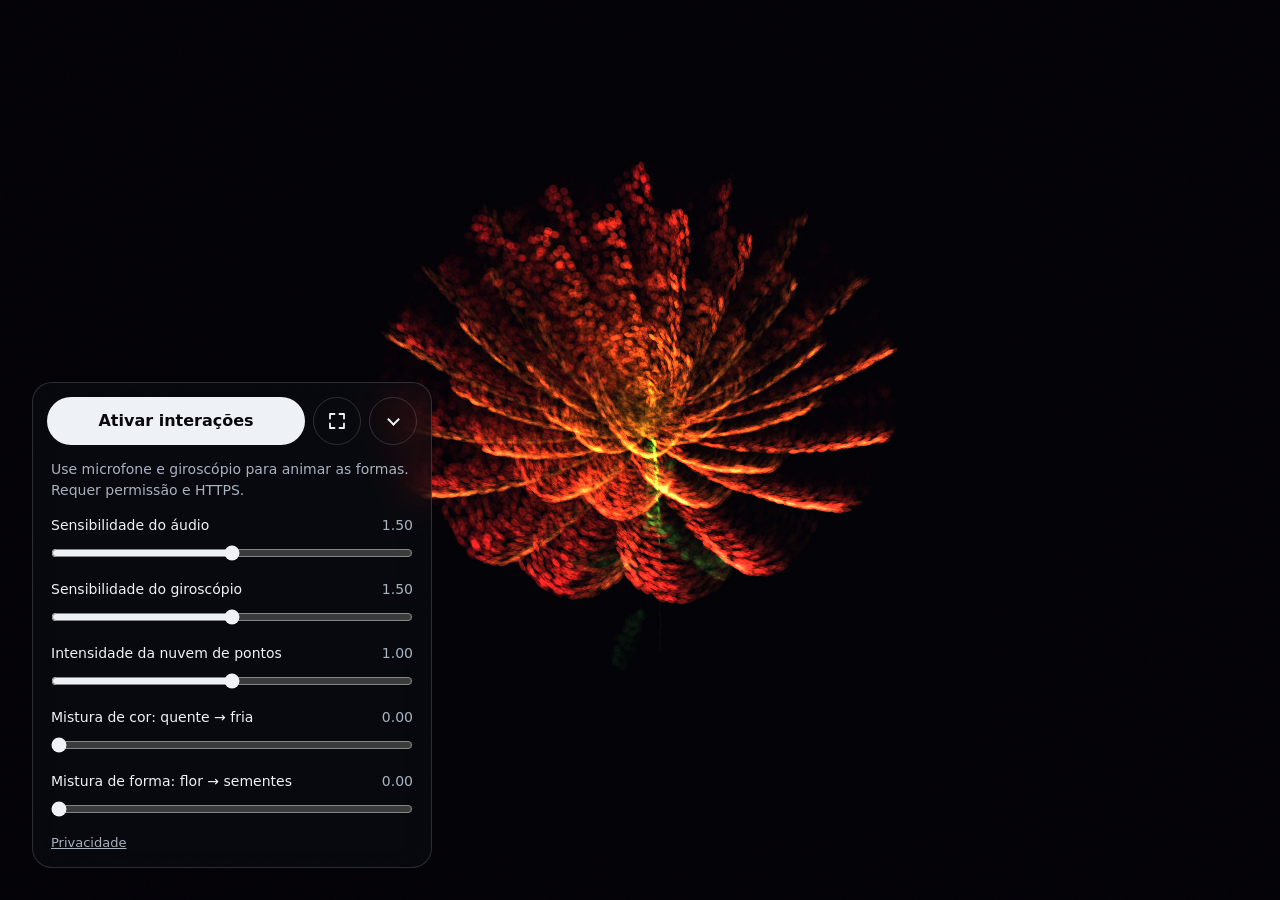
<file: index.html>
<!doctype html>
<html lang="pt-BR">
  <head>
    <meta charset="utf-8">
    <meta name="viewport" content="width=device-width, initial-scale=1, viewport-fit=cover">
    <meta name="theme-color" content="#07090d">
    <meta name="mobile-web-app-capable" content="yes">
    <meta name="description" content="FL0R-CLOUD: shaders visuais que reagem ao microfone e ao giroscópio.">
    <title>FL0R-CLOUD</title>
    <link rel="icon" href="./icon.svg" type="image/svg+xml">
    <link rel="apple-touch-icon" href="./icons/icon-192.png">
    <link rel="manifest" href="./manifest.webmanifest">
    <link rel="stylesheet" href="./assets/styles.css">
    <script src="./assets/shaders.glsl.js" defer></script>
    <script src="./assets/shaders.js" defer></script>
    <script src="./assets/interaction.js" defer></script>
    <script src="./assets/app.js" defer></script>
  </head>
  <body>
    <canvas id="stage" aria-hidden="true"></canvas>

    <section class="panel" id="panel" aria-label="Controles das interações">
      <div class="panel-head">
        <button class="button" id="interaction-toggle" type="button" aria-pressed="false">Ativar interações</button>
        <button class="icon-btn" id="fullscreen-toggle" type="button" aria-pressed="false" aria-label="Tela cheia">
          <svg class="ico" viewBox="0 0 20 20" width="20" height="20" fill="none" stroke="currentColor" stroke-width="1.8" stroke-linecap="round" stroke-linejoin="round" aria-hidden="true">
            <path class="ico-out" d="M3 7.5V3h4.5M17 7.5V3h-4.5M3 12.5V17h4.5M17 12.5V17h-4.5"/>
            <path class="ico-in" d="M8 3v5H3M12 3v5h5M8 17v-5H3M12 17v-5h5"/>
          </svg>
        </button>
        <button class="collapse" id="panel-collapse" type="button" aria-expanded="true" aria-controls="panel-body" aria-label="Recolher controles"><span aria-hidden="true"></span></button>
      </div>
      <div class="meter" role="img" aria-label="Nível do microfone">
        <span class="meter-fill" id="meter-fill"></span>
      </div>
      <div class="panel-body" id="panel-body">
        <p class="note" id="interaction-note">Use microfone e giroscópio para animar as formas. Requer permissão e HTTPS.</p>
        <p class="status" id="interaction-status" role="status" aria-live="polite"></p>
        <div class="controls">
          <div class="control">
            <label for="audio-sens">Sensibilidade do áudio</label>
            <output id="audio-sens-value" for="audio-sens">1.50</output>
            <input id="audio-sens" type="range" min="0" max="3" step="0.05" value="1.5">
          </div>
          <div class="control">
            <label for="orient-sens">Sensibilidade do giroscópio</label>
            <output id="orient-sens-value" for="orient-sens">1.50</output>
            <input id="orient-sens" type="range" min="0" max="3" step="0.05" value="1.5">
          </div>
          <div class="control">
            <label for="cloud-intens">Intensidade da nuvem de pontos</label>
            <output id="cloud-intens-value" for="cloud-intens">1.00</output>
            <input id="cloud-intens" type="range" min="0" max="2" step="0.05" value="1">
          </div>
          <div class="control">
            <label for="mix-cor">Mistura de cor: quente → fria</label>
            <output id="mix-cor-value" for="mix-cor">0.00</output>
            <input id="mix-cor" type="range" min="0" max="1" step="0.02" value="0">
          </div>
          <div class="control">
            <label for="mix-form">Mistura de forma: flor → sementes</label>
            <output id="mix-form-value" for="mix-form">0.00</output>
            <input id="mix-form" type="range" min="0" max="1" step="0.02" value="0">
          </div>
        </div>
        <a class="privacy" href="./privacy.html">Privacidade</a>
      </div>
    </section>

    <noscript><p class="noscript">Este site precisa de JavaScript para desenhar os visuais.</p></noscript>
  </body>
</html>
</file>
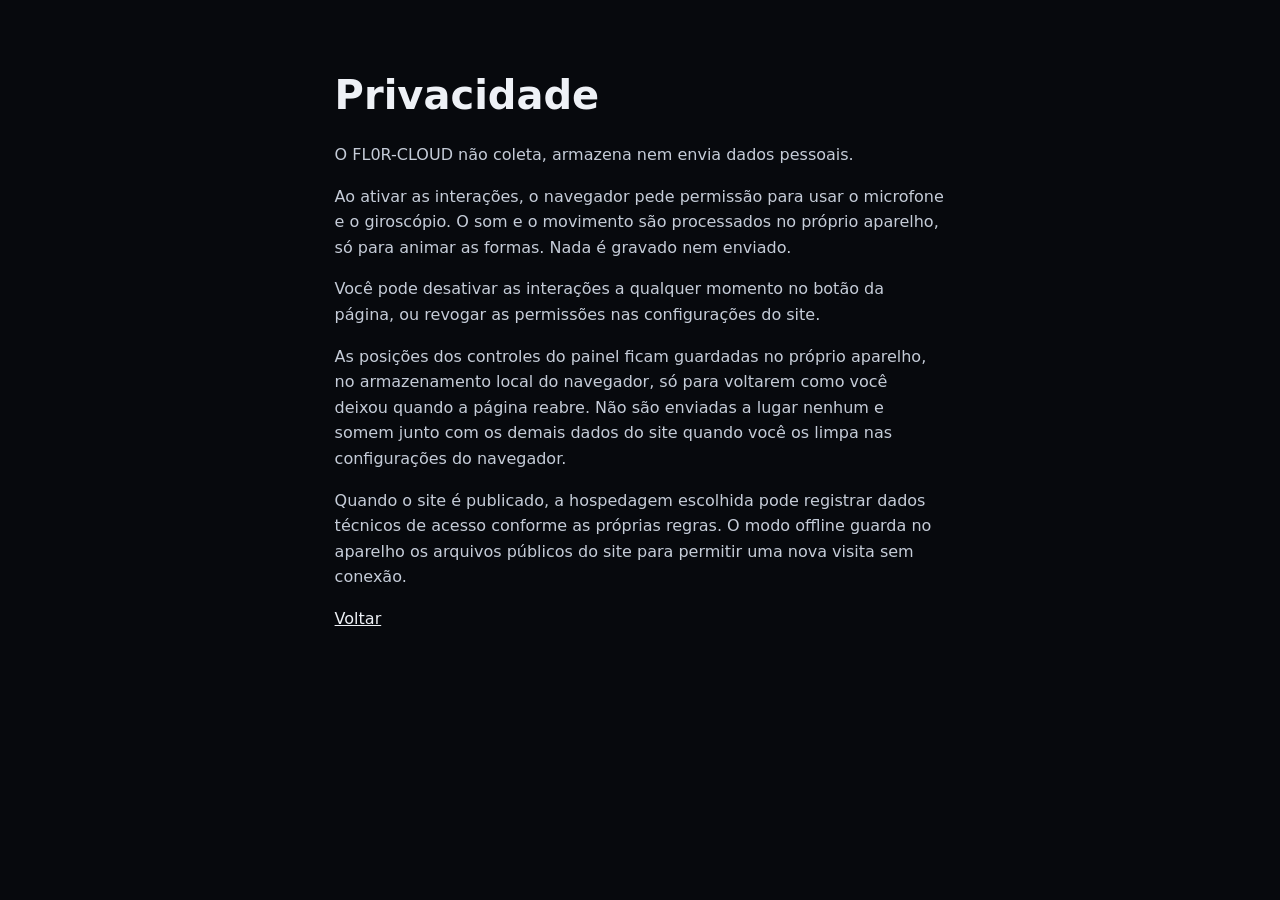
<file: privacy.html>
<!doctype html>
<html lang="pt-BR">
  <head>
    <meta charset="utf-8">
    <meta name="viewport" content="width=device-width, initial-scale=1">
    <meta name="theme-color" content="#07090d">
    <title>Privacidade — FL0R-CLOUD</title>
    <link rel="icon" href="./icon.svg" type="image/svg+xml">
    <style>
      :root { color-scheme: dark; }
      body { margin: 0; background: #07090d; color: #eef1f6; font: 1rem/1.6 "Avenir Next", "Segoe UI", system-ui, sans-serif; }
      main { max-width: 60ch; margin: 0 auto; padding: clamp(24px, 6vw, 72px) 20px; }
      h1 { margin: 0 0 24px; font-size: clamp(1.75rem, 5vw, 2.5rem); line-height: 1.15; }
      p { margin: 0 0 16px; color: #c5ccd8; }
      a { color: #eef1f6; }
    </style>
  </head>
  <body>
    <main>
      <h1>Privacidade</h1>
      <p>O FL0R-CLOUD não coleta, armazena nem envia dados pessoais.</p>
      <p>Ao ativar as interações, o navegador pede permissão para usar o microfone e o giroscópio. O som e o movimento são processados no próprio aparelho, só para animar as formas. Nada é gravado nem enviado.</p>
      <p>Você pode desativar as interações a qualquer momento no botão da página, ou revogar as permissões nas configurações do site.</p>
      <p>As posições dos controles do painel ficam guardadas no próprio aparelho, no armazenamento local do navegador, só para voltarem como você deixou quando a página reabre. Não são enviadas a lugar nenhum e somem junto com os demais dados do site quando você os limpa nas configurações do navegador.</p>
      <p>Quando o site é publicado, a hospedagem escolhida pode registrar dados técnicos de acesso conforme as próprias regras. O modo offline guarda no aparelho os arquivos públicos do site para permitir uma nova visita sem conexão.</p>
      <p><a href="./">Voltar</a></p>
    </main>
  </body>
</html>
</file>
<file: assets/styles.css>
:root {
  color-scheme: dark;
  --ink: #07090d;
  --paper: #eef1f6;
  --muted: #a9b1bf;
  --glass: rgba(10, 13, 19, 0.62);
  --edge: rgba(238, 241, 246, 0.16);
  --pad: clamp(12px, 2.4vw, 32px);
  --font: "Avenir Next", "Segoe UI Variable Text", "Segoe UI", system-ui, -apple-system, Roboto, sans-serif;
}

* { box-sizing: border-box; }

html, body {
  height: 100%;
  margin: 0;
  overflow: hidden;
  overscroll-behavior: none;
  background: var(--ink);
  color: var(--paper);
  font-family: var(--font);
  -webkit-text-size-adjust: 100%;
}

/* o visual ocupa a tela toda; o painel fica por cima */
#stage {
  position: fixed;
  inset: 0;
  width: 100%;
  height: 100%;
  display: block;
  touch-action: none;
}

.no-webgl body,
.no-webgl {
  background: radial-gradient(120% 90% at 30% 20%, #23305a 0%, #0d1220 45%, var(--ink) 100%);
}

.panel {
  position: fixed;
  z-index: 2;
  left: max(var(--pad), env(safe-area-inset-left));
  right: max(var(--pad), env(safe-area-inset-right));
  bottom: max(var(--pad), env(safe-area-inset-bottom));
  padding: 12px;
  border: 1px solid var(--edge);
  border-radius: 20px;
  background: var(--glass);
  -webkit-backdrop-filter: blur(18px) saturate(1.3);
  backdrop-filter: blur(18px) saturate(1.3);
  /* Numa janela baixa — celular deitado, celular com a barra do navegador à
     vista — o corpo do painel não pode empurrar os botões para fora da tela:
     limita-se a altura e é o corpo que passa a levar scroll. */
  display: flex;
  flex-direction: column;
  max-height: calc(100vh - var(--pad) * 2 - env(safe-area-inset-top) - 8px);
  max-height: calc(100dvh - var(--pad) * 2 - env(safe-area-inset-top) - 8px);
}
.panel-head, .meter { flex: none; }

@supports not ((backdrop-filter: blur(1px)) or (-webkit-backdrop-filter: blur(1px))) {
  .panel { background: rgba(10, 13, 19, 0.9); }
}

.panel-head { display: flex; gap: 8px; align-items: stretch; }

.button {
  flex: 1;
  min-height: 48px;
  padding: 0 22px;
  border: 0;
  border-radius: 999px;
  background: var(--paper);
  color: var(--ink);
  font: 600 1rem/1 var(--font);
  cursor: pointer;
  touch-action: manipulation;
}
.button:disabled { opacity: 0.6; cursor: progress; }
.button[aria-pressed="true"] {
  background: transparent;
  color: var(--paper);
  box-shadow: inset 0 0 0 1.5px var(--paper);
}

.collapse {
  flex: none;
  width: 48px;
  min-height: 48px;
  border: 1px solid var(--edge);
  border-radius: 999px;
  background: transparent;
  color: var(--paper);
  cursor: pointer;
  display: grid;
  place-items: center;
  touch-action: manipulation;
}

/* mesmo molde da .collapse: dois botões redondos de 48 px no canto do painel */
.icon-btn {
  flex: none;
  width: 48px;
  min-height: 48px;
  border: 1px solid var(--edge);
  border-radius: 999px;
  background: transparent;
  color: var(--paper);
  cursor: pointer;
  display: grid;
  place-items: center;
  touch-action: manipulation;
}
.icon-btn[aria-pressed="true"] { box-shadow: inset 0 0 0 1.5px var(--paper); }
.icon-btn .ico { display: block; }
/* um glifo por estado: cantos para fora = entrar, cantos para dentro = sair */
.icon-btn .ico-in { display: none; }
.icon-btn[aria-pressed="true"] .ico-in { display: inline; }
.icon-btn[aria-pressed="true"] .ico-out { display: none; }
.collapse span {
  width: 9px;
  height: 9px;
  border-right: 2px solid currentColor;
  border-bottom: 2px solid currentColor;
  transform: translateY(-2px) rotate(45deg);
  transition: transform 0.2s;
}
.collapse[aria-expanded="false"] span { transform: translateY(2px) rotate(-135deg); }

.panel-body { padding: 14px 4px 2px; overflow-y: auto; overscroll-behavior: contain; min-height: 0; }
.panel.is-collapsed .panel-body { display: none; }

/* Medidor do microfone. Vive fora do .panel-body de propósito: com o painel
   recolhido é a única coisa que diz se o som está a entrar ou não. Só aparece
   com o microfone ativo, para não prometer um leitura que não existe.
   O preenchimento é um transform: scaleX() atualizado pelo rAF — nada de
   transição CSS por cima, que borraria o ataque das batidas. */
.meter {
  display: none;
  position: relative;
  height: 6px;
  margin: 12px 2px 0;
  border-radius: 999px;
  background: rgba(238, 241, 246, 0.14);
  overflow: hidden;
}
.meter-fill {
  position: absolute;
  inset: 0;
  transform-origin: 0 50%;
  transform: scaleX(0);
  background: linear-gradient(90deg, #6fd6a4, var(--paper));
}
.panel.has-audio .meter { display: block; }

.note {
  margin: 0;
  max-width: 46ch;
  color: var(--muted);
  font-size: 0.875rem;
  line-height: 1.5;
}

.status {
  margin: 8px 0 0;
  max-width: 46ch;
  font-size: 0.875rem;
  line-height: 1.5;
  color: var(--paper);
}
.status:empty { display: none; }
.status[data-kind="warn"] { color: #ffc98a; }

.controls { display: grid; gap: 14px; margin-top: 16px; }

.control {
  display: grid;
  grid-template-columns: 1fr auto;
  gap: 6px 12px;
  align-items: baseline;
  font-size: 0.875rem;
}
.control output { font-variant-numeric: tabular-nums; color: var(--muted); }
.control input { grid-column: 1 / -1; width: 100%; margin: 0; accent-color: var(--paper); min-height: 28px; }

.privacy {
  display: inline-block;
  margin-top: 12px;
  color: var(--muted);
  font-size: 0.8125rem;
}

:focus-visible { outline: 2px solid var(--paper); outline-offset: 3px; }

.noscript { position: fixed; top: 16px; left: 16px; right: 16px; margin: 0; z-index: 3; }

/* tablet: painel vira um cartão no canto */
@media (min-width: 640px) {
  .panel { right: auto; width: 380px; padding: 14px; }
}

/* desktop: mais respiro, o visual continua sendo o protagonista */
@media (min-width: 1024px) {
  .panel { width: 400px; bottom: max(32px, env(safe-area-inset-bottom)); left: max(32px, env(safe-area-inset-left)); }
}

/* celular deitado: painel estreito, sliders lado a lado */
@media (orientation: landscape) and (max-height: 520px) {
  .panel { right: auto; width: min(520px, 62vw); padding: 10px; }
  .panel-body { padding-top: 10px; }
  .controls { grid-template-columns: 1fr 1fr; gap: 16px; margin-top: 10px; }
  .button, .collapse, .icon-btn { min-height: 44px; }
}

@media (prefers-reduced-motion: reduce) {
  .collapse span { transition: none; }
}
</file>
